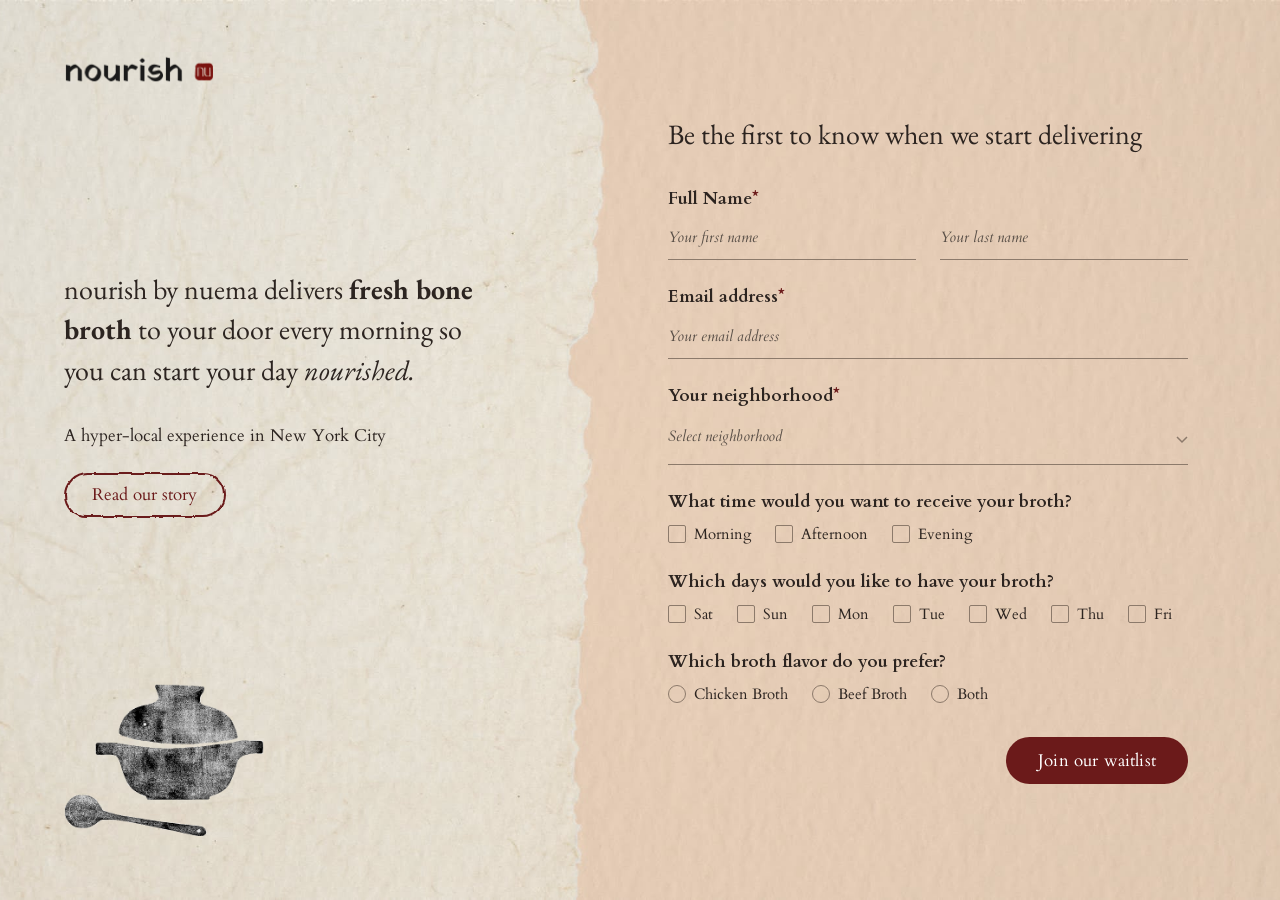
<file: index.html>
<!DOCTYPE html>
<html lang="en">
<head>
  <meta charset="UTF-8">
  <meta name="viewport" content="width=device-width, initial-scale=1.0">
  <title>Nourish by Nuema — Fresh Bone Broth Delivered</title>
  <meta name="description" content="Nourish by Nuema delivers fresh bone broth to your door so you can start your day nourished. A hyper-local experience in New York City.">
  <link rel="icon" type="image/png" href="assets/nuema_logo.png">

  <!-- Google Fonts — Cardo (body) + EB Garamond (headings) -->
  <link rel="preconnect" href="https://fonts.googleapis.com">
  <link rel="preconnect" href="https://fonts.gstatic.com" crossorigin>
  <link href="https://fonts.googleapis.com/css2?family=Cardo:ital,wght@0,400;0,700;1,400&family=EB+Garamond:ital,wght@0,400;0,700;1,400&display=swap" rel="stylesheet">

  <link rel="stylesheet" href="styles.css">
</head>
<body>

  <!-- SVG filter for rough/stamp-like border effect -->
  <svg style="position:absolute;width:0;height:0;">
    <filter id="rough-border">
      <feTurbulence type="turbulence" baseFrequency="0.04" numOctaves="4" result="noise" seed="2" />
      <feDisplacementMap in="SourceGraphic" in2="noise" scale="3" xChannelSelector="R" yChannelSelector="G" />
    </filter>
  </svg>

  <div class="page">

    <!-- ====== LEFT PANEL ====== -->
    <div class="panel-left">
      <div class="logo">
        <img src="assets/nourish_logo.png" alt="Nourish by Nuema">
      </div>

      <p class="hero-text">
        nourish by nuema delivers <strong>fresh bone broth</strong> to your door every morning so you can start your day <em>nourished.</em>
      </p>

      <p class="hero-subtitle">A hyper-local experience in New York City</p>

      <div class="hero-cta">
        <a href="/story" class="btn btn--outline">Read our story</a>
      </div>

      <img src="assets/pot.png" alt="Ceramic pot illustration" class="pot-image">
    </div>

    <!-- ====== RIGHT PANEL ====== -->
    <div class="panel-right">

      <!-- FORM -->
      <form id="waitlist-form" class="form-container" novalidate>
        <h2 class="form-title">Be the first to know when we start delivering</h2>

        <!-- Full Name -->
        <div class="form-group">
          <label class="form-label">Full Name<span class="required">*</span></label>
          <div class="form-row">
            <div class="form-field">
              <input type="text" name="firstName" class="form-input" placeholder="Your first name" required>
              <div class="form-error">First name is required</div>
            </div>
            <div class="form-field">
              <input type="text" name="lastName" class="form-input" placeholder="Your last name">
            </div>
          </div>
        </div>

        <!-- Email -->
        <div class="form-group">
          <label class="form-label">Email address<span class="required">*</span></label>
          <input type="email" name="email" class="form-input" placeholder="Your email address" required>
          <div class="form-error">Please enter a valid email</div>
        </div>

        <!-- Neighborhood -->
        <div class="form-group">
          <label class="form-label">Your neighborhood<span class="required">*</span></label>
          <select name="neighborhood" class="form-select" required>
            <option value="" disabled selected class="select-placeholder">Select neighborhood</option>
            <option value="Upper East Side">Upper East Side</option>
            <option value="Upper West Side">Upper West Side</option>
            <option value="Midtown">Midtown</option>
            <option value="Chelsea">Chelsea</option>
            <option value="Greenwich Village">Greenwich Village</option>
            <option value="East Village">East Village</option>
            <option value="Lower East Side">Lower East Side</option>
            <option value="SoHo">SoHo</option>
            <option value="Tribeca">Tribeca</option>
            <option value="Financial District">Financial District</option>
            <option value="Brooklyn Heights">Brooklyn Heights</option>
            <option value="Williamsburg">Williamsburg</option>
            <option value="Park Slope">Park Slope</option>
            <option value="Other">Other</option>
          </select>
          <div class="form-error">Please select a neighborhood</div>
        </div>

        <!-- Time -->
        <div class="form-group">
          <label class="form-label">What time would you want to receive your broth?</label>
          <div class="form-check-group">
            <label class="form-check">
              <input type="checkbox" name="time" value="Morning"> Morning
            </label>
            <label class="form-check">
              <input type="checkbox" name="time" value="Afternoon"> Afternoon
            </label>
            <label class="form-check">
              <input type="checkbox" name="time" value="Evening"> Evening
            </label>
          </div>
        </div>

        <!-- Days -->
        <div class="form-group">
          <label class="form-label">Which days would you like to have your broth?</label>
          <div class="form-check-group days-grid">
            <label class="form-check"><input type="checkbox" name="days" value="Sat"> Sat</label>
            <label class="form-check"><input type="checkbox" name="days" value="Sun"> Sun</label>
            <label class="form-check"><input type="checkbox" name="days" value="Mon"> Mon</label>
            <label class="form-check"><input type="checkbox" name="days" value="Tue"> Tue</label>
            <label class="form-check"><input type="checkbox" name="days" value="Wed"> Wed</label>
            <label class="form-check"><input type="checkbox" name="days" value="Thu"> Thu</label>
            <label class="form-check"><input type="checkbox" name="days" value="Fri"> Fri</label>
          </div>
        </div>

        <!-- Flavor -->
        <div class="form-group">
          <label class="form-label">Which broth flavor do you prefer?</label>
          <div class="form-check-group flavor-group">
            <label class="form-check"><input type="radio" name="flavor" value="Chicken Broth"> Chicken Broth</label>
            <label class="form-check"><input type="radio" name="flavor" value="Beef Broth"> Beef Broth</label>
            <label class="form-check"><input type="radio" name="flavor" value="Both"> Both</label>
          </div>
        </div>

        <!-- Submit -->
        <div class="form-submit">
          <button type="submit" class="btn btn--filled">Join our waitlist</button>
        </div>
      </form>

      <!-- THANK YOU (shown after submit) -->
      <div id="thank-you" class="thank-you">
        <p class="thank-you-text">
          Thanks for your interest!<br>
          Stay tuned, we're cooking up the perfect batch for you.
        </p>
      </div>

    </div>
  </div>

  <script src="app.js"></script>
</body>
</html>
</file>
<file: styles.css>
/* ==========================================================================
   HOME PAGE STYLES — Nourish by Nuema
   Imports shared design system, then adds home-specific layout.
   ========================================================================== */

@import url('shared.css');


/* ==========================================================================
   LAYOUT
   ========================================================================== */

.page {
  display: flex;
  min-height: 100vh;
  background-image: url('assets/bg-desktop.jpeg');
  background-size: cover;
  background-position: center;
  background-repeat: no-repeat;
}

.panel-left {
  flex: 0 0 45%;
  padding: var(--space-2xl) var(--space-3xl) var(--space-3xl);
  display: flex;
  flex-direction: column;
  justify-content: flex-start;
  position: relative;
  z-index: 1;
}

.panel-right {
  flex: 1;
  padding: var(--space-2xl) var(--space-3xl);
  display: flex;
  align-items: center;
  justify-content: center;
  position: relative;
  z-index: 1;
}


/* ==========================================================================
   LEFT PANEL CONTENT
   ========================================================================== */

.hero-text {
  font-family: var(--font-heading);
  font-size: var(--text-2xl);
  font-weight: var(--font-weight-normal);
  line-height: 1.45;
  color: var(--color-text);
  max-width: 420px;
  margin-top: auto;
  margin-bottom: var(--space-xl);
}

.hero-text strong {
  font-weight: var(--font-weight-bold);
}

.hero-text em {
  font-style: italic;
}

.hero-subtitle {
  font-family: var(--font-body);
  font-size: var(--text-base);
  color: var(--color-text);
  margin-bottom: var(--space-lg);
}

.hero-cta {
  margin-bottom: 0;
}

.panel-left .pot-image {
  margin-top: auto;
}


/* ==========================================================================
   RIGHT PANEL — FORM
   ========================================================================== */

.form-container {
  width: 100%;
  max-width: 520px;
}

.form-title {
  font-family: var(--font-heading);
  font-size: var(--text-2xl);
  font-weight: var(--font-weight-normal);
  color: var(--color-text);
  margin-bottom: var(--space-xl);
  line-height: 1.35;
}

.form-group {
  margin-bottom: var(--space-lg);
}

.form-label {
  display: block;
  font-family: var(--font-body);
  font-size: var(--text-base);
  font-weight: var(--font-weight-bold);
  color: var(--color-text);
  margin-bottom: var(--space-xs);
}

.required {
  color: var(--color-primary);
}

.form-row {
  display: flex;
  gap: var(--space-lg);
}

.form-row .form-field {
  flex: 1;
}

.form-input,
.form-select {
  width: 100%;
  font-family: var(--font-body);
  font-size: var(--text-sm);
  color: var(--color-text);
  background: transparent;
  border: none;
  border-bottom: 1px solid var(--color-border);
  padding: var(--space-xs) 0 var(--space-sm) 0;
  outline: none;
  transition: border-color var(--transition-fast);
}

.form-input::placeholder {
  color: var(--color-text-light);
  font-style: italic;
}

.form-input:focus,
.form-select:focus {
  border-bottom-color: var(--color-primary);
}

.form-select {
  appearance: none;
  -webkit-appearance: none;
  background-image: url("data:image/svg+xml,%3Csvg width='12' height='8' viewBox='0 0 12 8' fill='none' xmlns='http://www.w3.org/2000/svg'%3E%3Cpath d='M1 1L6 6L11 1' stroke='%238C7A6B' stroke-width='1.5'/%3E%3C/svg%3E");
  background-repeat: no-repeat;
  background-position: right 0 center;
  padding-right: 20px;
  padding-bottom: var(--space-md);
  cursor: pointer;
  line-height: 1.6;
}

/* Italicize select when placeholder option is shown */
.form-select:invalid {
  font-style: italic;
  color: var(--color-text-light);
}

/* Checkbox & Radio groups */
.form-check-group {
  display: flex;
  flex-wrap: wrap;
  gap: var(--space-sm) var(--space-lg);
  margin-top: var(--space-xs);
}

.form-check {
  display: flex;
  align-items: center;
  gap: var(--space-xs);
  cursor: pointer;
  font-size: var(--text-sm);
}

.form-check input[type="checkbox"],
.form-check input[type="radio"] {
  -webkit-appearance: none;
  appearance: none;
  width: 18px;
  height: 18px;
  border: 1.5px solid var(--color-border);
  background-color: transparent;
  cursor: pointer;
  flex-shrink: 0;
  position: relative;
}

.form-check input[type="checkbox"] {
  border-radius: 2px;
}

.form-check input[type="radio"] {
  border-radius: 50%;
}

.form-check input[type="checkbox"]:checked,
.form-check input[type="radio"]:checked {
  border-color: var(--color-primary);
  background-image: url('assets/checkmark.svg');
  background-repeat: no-repeat;
  background-position: center;
  background-size: 12px auto;
}

.form-submit {
  display: flex;
  justify-content: flex-end;
  margin-top: var(--space-xl);
}


/* ==========================================================================
   THANK YOU STATE
   ========================================================================== */

.thank-you {
  display: none;
  width: 100%;
  max-width: 520px;
}

.thank-you.visible {
  display: block;
}

.thank-you-text {
  font-family: var(--font-heading);
  font-size: var(--text-2xl);
  font-weight: var(--font-weight-normal);
  color: var(--color-text);
  line-height: 1.5;
}


/* ==========================================================================
   FORM VALIDATION
   ========================================================================== */

.form-input.error,
.form-select.error {
  border-bottom-color: var(--color-primary);
}

.form-error {
  font-size: var(--text-xs);
  color: var(--color-primary);
  margin-top: 4px;
  display: none;
}

.form-error.visible {
  display: block;
}


/* ==========================================================================
   MOBILE RESPONSIVE
   ========================================================================== */

@media (max-width: 768px) {
  .page {
    flex-direction: column;
    background-image: url('assets/bg-mobile-pink.jpeg');
    background-size: cover;
    background-position: center;
    background-repeat: no-repeat;
    min-height: auto;
  }

  .panel-left {
    flex: none;
    padding: var(--space-xl) var(--space-lg);
    min-height: auto;
    background-image: url('assets/bg-mobile-cream.png');
    background-size: 100% 100%;
    background-position: top center;
    background-repeat: no-repeat;
  }

  .logo {
    margin-bottom: var(--space-xl);
  }

  .logo img {
    height: 36px;
  }

  .hero-text {
    font-size: var(--text-lg);
    max-width: 100%;
    margin-bottom: var(--space-md);
  }

  .hero-subtitle {
    font-size: var(--text-sm);
    margin-bottom: var(--space-md);
  }

  .hero-cta {
    margin-bottom: var(--space-xl);
  }

  .pot-image {
    width: 150px;
    margin-bottom: var(--space-xl);
  }

  .panel-right {
    padding: var(--space-xl) var(--space-lg);
    padding-bottom: var(--space-3xl);
  }

  .form-title {
    font-size: var(--text-xl);
  }

  .form-row {
    flex-direction: column;
    gap: var(--space-md);
  }

  .form-check-group {
    flex-direction: column;
    gap: var(--space-sm);
  }

  /* Days still in grid on mobile */
  .form-check-group.days-grid {
    display: grid;
    grid-template-columns: 1fr 1fr;
    gap: var(--space-sm);
  }

  .form-check-group.flavor-group {
    flex-direction: column;
  }
}
</file>
